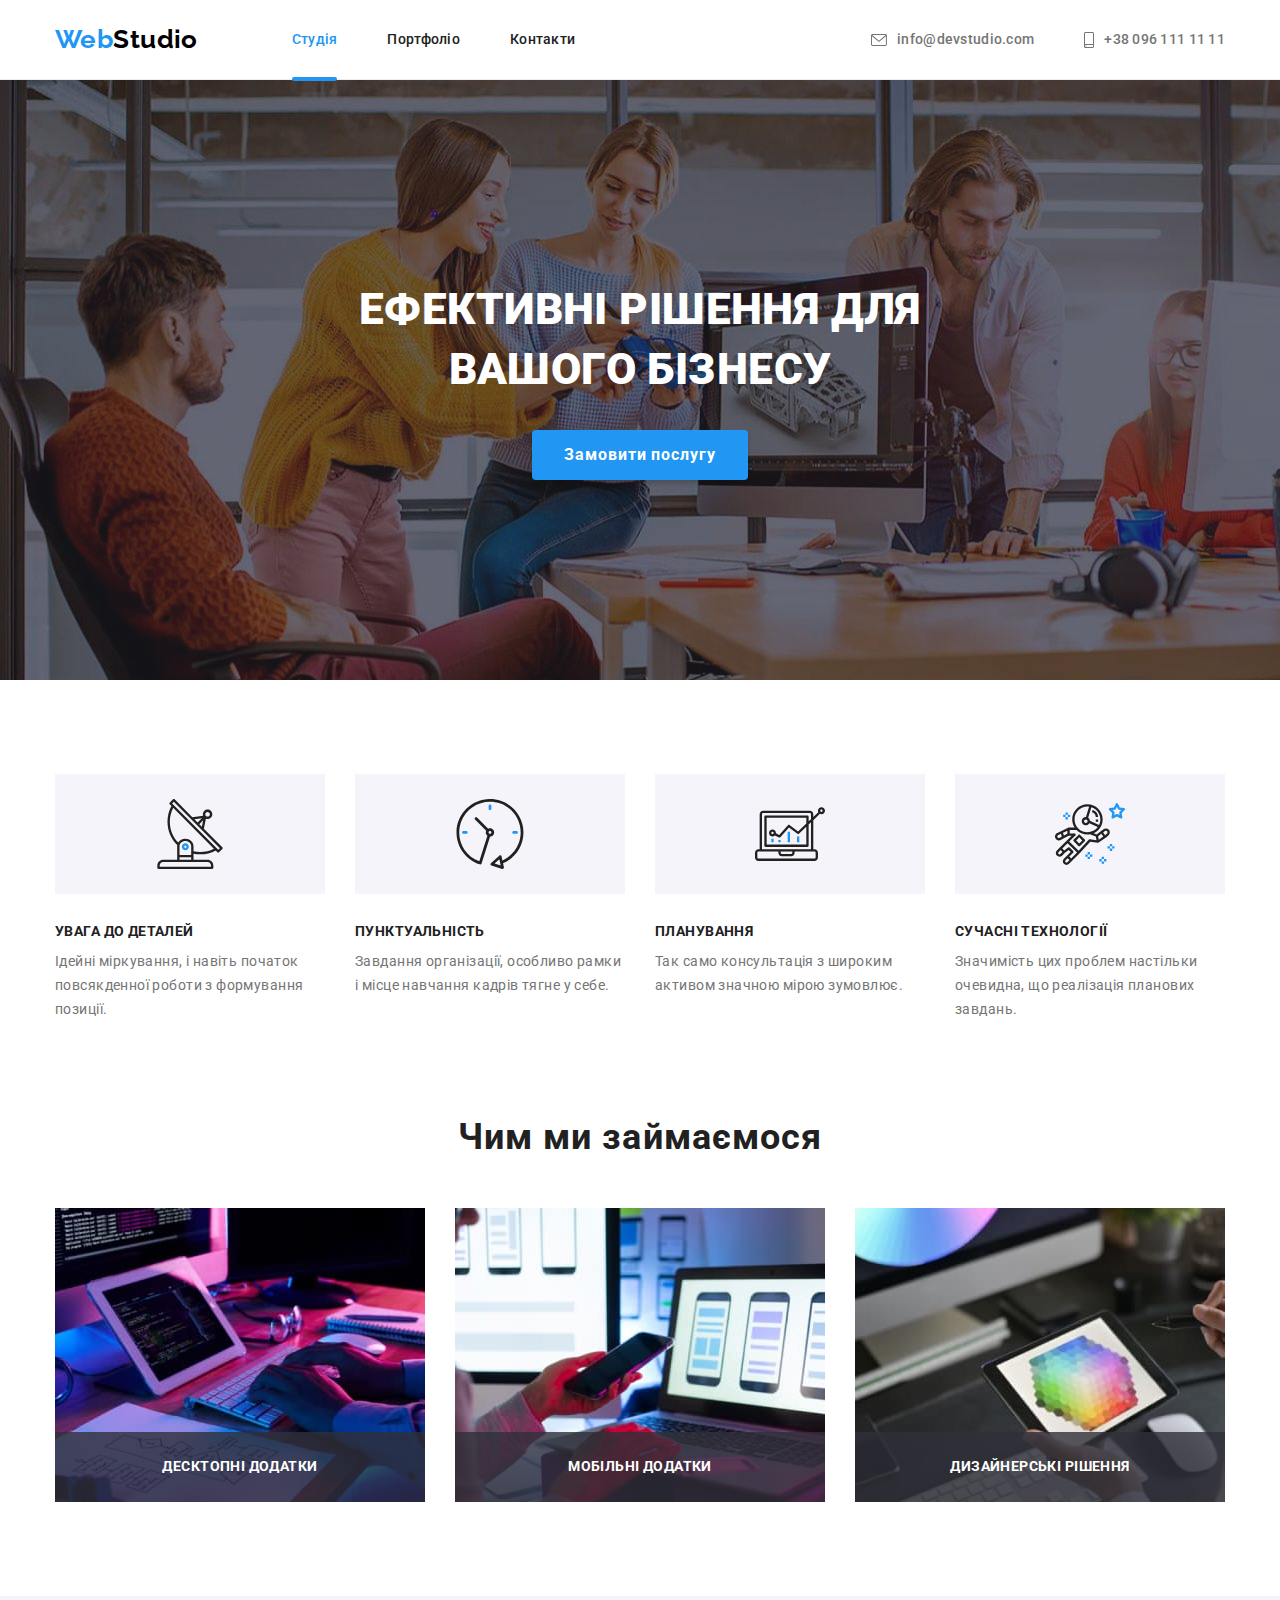
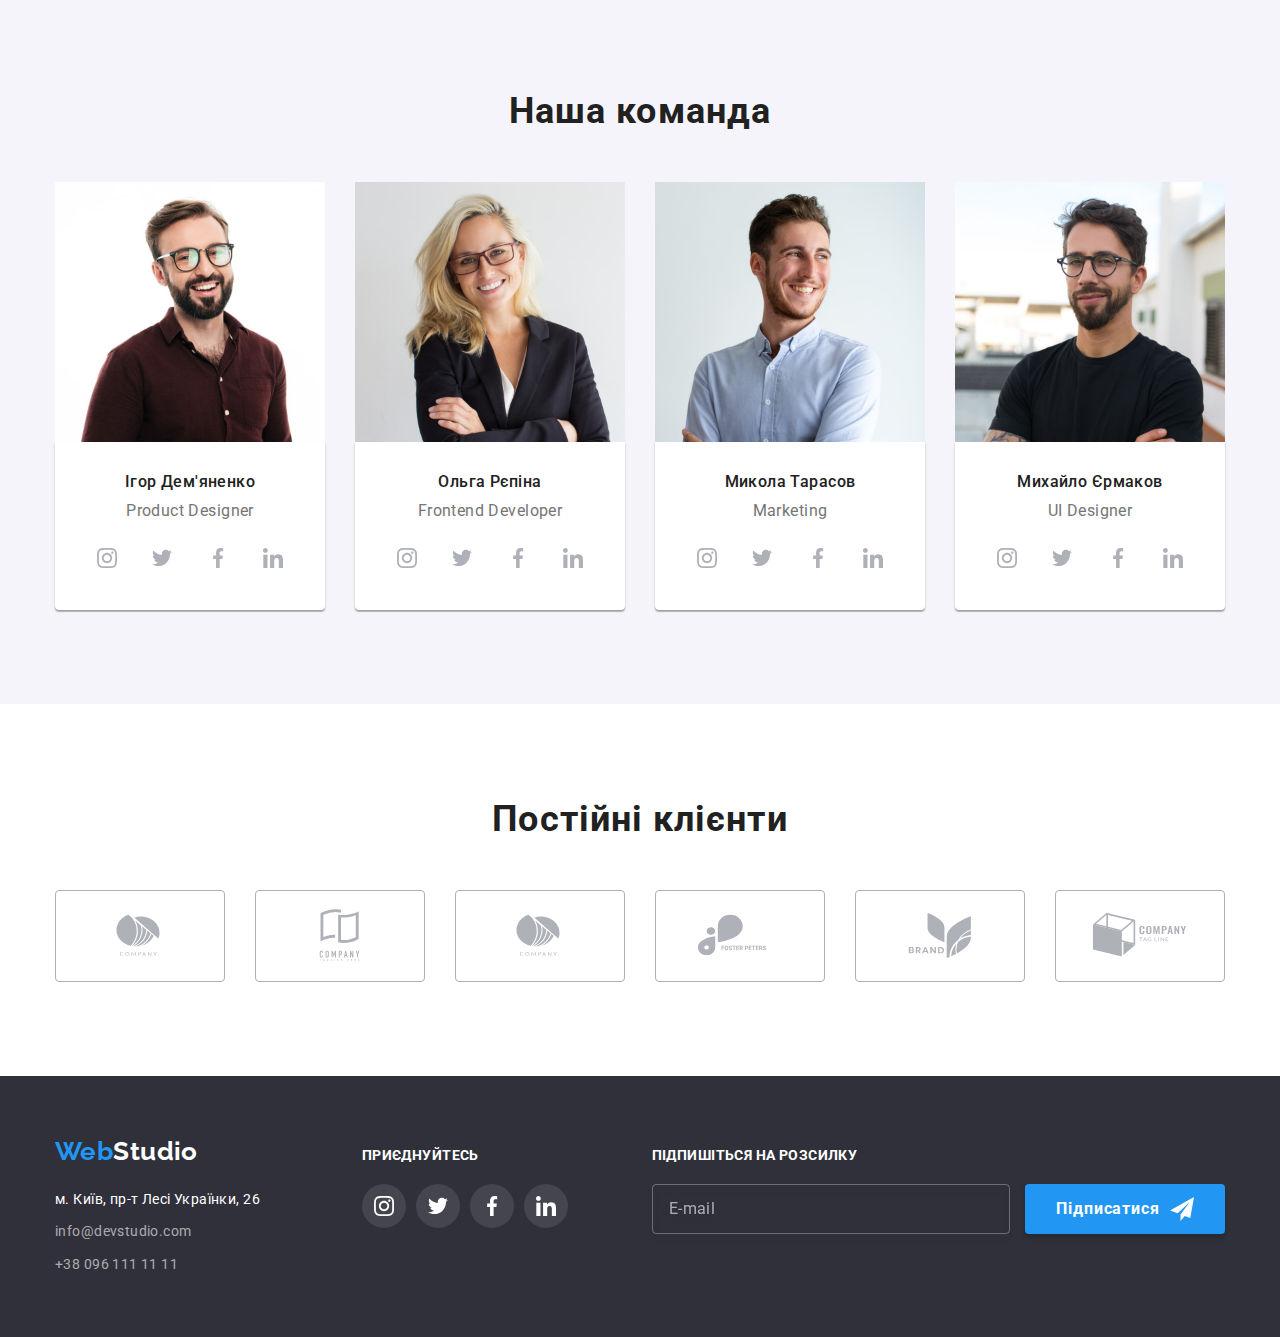
<file: index.html>
<!DOCTYPE html>
<html lang="uk">
<head>
    <meta charset="UTF-8">
    <meta http-equiv="X-UA-Compatible" content="IE=edge">
    <meta name="viewport" content="width=device-width, initial-scale=1.0">
    <title>WebStudio</title>
    <link rel="stylesheet" href="https://cdnjs.cloudflare.com/ajax/libs/modern-normalize/1.1.0/modern-normalize.min.css">
    <link rel="preconnect" href="https://fonts.googleapis.com">
    <link rel="preconnect" href="https://fonts.gstatic.com" crossorigin>
    <link href="https://fonts.googleapis.com/css2?family=Raleway:wght@700&family=Roboto:wght@400;500;700;900&display=swap" rel="stylesheet">
    <link rel="stylesheet" href="./css/main.min.css">
</head>
<body>

<header class="header">
    <div class="container header__container">
        <nav class="header-nav">
            <a class="logo" href="./index.html" lang="en">
                <span class="logo__accent">Web</span><span class="logo__text">Studio</span>
            </a>
            <ul class="site-nav">
                <li class="site-nav__item">
                <a class="site-nav__link current" href="./index.html">Студія</a>
                </li>
                <li class="site-nav__item">
                <a class="site-nav__link" href="./portfolio.html">Портфоліо</a>
                </li>
                <li class="site-nav__item">
                <a class="site-nav__link" href="#">Контакти</a>
                </li>
            </ul>
        </nav>
        <ul class="contacts">
            <li class="contacts__item">
                <a class="contacts__link" href="mailto:info@devstudio.com">
                    <svg class="contacts__icon" width="16" height="12">
                        <use href="./images/icons.svg#icon-email"></use>
                    </svg>
                    info@devstudio.com
                </a>
            </li>
            <li class="contacts__item">
                <a class="contacts__link" href="tel:+380961111111">
                    <svg class="contacts__icon" width="10" height="16">
                        <use href="./images/icons.svg#icon-phone"></use>
                    </svg>
                    +38 096 111 11 11
                </a>
            </li>
        </ul>
    </div>
</header>

<main>

    <section class="hero">
        <div class="container">
            <h1 class="hero__main">Ефективні рішення для вашого бізнесу</h1>
            <button class="button hero__button" type="button" data-modal-open>Замовити послугу</button>
        </div>
    </section>

    <section class="characteristic">
        <div class="container">
            <h2 class="visually-hidden">Особливості</h2>
            <ul class="characteristic__list">
                <li class="characteristic__item">
                   <div class="characteristic__container">
                    <div class="characteristic__icon-container">
                        <svg class="characteristic__icon" width="70" height="70">
                            <use href="./images/icons.svg#icon-antenna"></use>
                        </svg>
                    </div>
                       <h3 class="characteristic__title">Увага до деталей</h3>
                       <p class="characteristic__point">Ідейні міркування, і навіть початок повсякденної роботи з формування позиції.</p>
                   </div>
                </li>
                <li class="characteristic__item">
                    <div class="characteristic__container">
                        <div class="characteristic__icon-container">
                            <svg class="characteristic__icon" width="70" height="70">
                                <use href="./images/icons.svg#icon-clock"></use>
                            </svg>  
                        </div>
                        <h3 class="characteristic__title">Пунктуальність</h3>
                        <p class="characteristic__point">Завдання організації, особливо рамки і місце навчання кадрів тягне у себе.</p>
                    </div>
                </li>
                <li class="characteristic__item">
                    <div class="characteristic__container">
                        <div class="characteristic__icon-container">
                            <svg class="characteristic-icon icon" width="70" height="70">
                                <use href="./images/icons.svg#icon-diagram"></use>
                            </svg> 
                        </div>
                        <h3 class="characteristic__title">Планування</h3>
                        <p class="characteristic__point">Так само консультація з широким активом значною мірою зумовлює.</p>
                    </div>
                </li>
                 <li class="characteristic__item">
                    <div class="characteristic__container">
                        <div class="characteristic__icon-container">
                            <svg class="characteristic__icon" width="70" height="70">
                                <use href="./images/icons.svg#icon-astronaut"></use>
                            </svg> 
                        </div>
                        <h3 class="characteristic__title">Сучасні технології</h3>
                        <p class="characteristic__point">Значимість цих проблем настільки очевидна, що реалізація планових завдань.</p>
                    </div>
                </li>
            </ul>
        </div>
    </section>

    <section class="activities">
        <div class="container">
            <h2 class="activities__title">Чим ми займаємося</h2>
            <ul class="activities__list">
                <li class="activities__item">
                    <img class="activities__img" src="./images/img1.jpg" alt="Десктопні додатки" width=370>
                    <div class="activities__container">
                        <p class="activities__text">Десктопні додатки</p>
                    </div>
                </li>
                <li class="activities__item">
                    <img class="activities__img" src="./images/img2.jpg" alt="Мобільні додатки" width=370>
                    <div class="activities__container">
                        <p class="activities__text">Мобільні додатки</p>
                    </div>
                </li>
                <li class="activities__item">
                    <img class="activities__img" src="./images/img3.jpg" alt="Дизайнерскі рішення" width=370>
                    <div class="activities__container">
                        <p class="activities__text">Дизайнерські рішення</p>
                    </div>
                </li>
            </ul>
        </div>
    </section>

    <section class="team">
        <div class="container">
            <h2 class="team__title">Наша команда</h2>
            <ul class="team__list">
                <li class="team__item">
                        <div class="people-card">
                            <img class="people-card__img" src="./images/img4.jpg" alt="Игорь Демьяненко" width=270>
                            <div class="people-card__info">
                                <h3 class="people-card__title">Ігор Дем'яненко</h3>
                                <p class="people-card__text" lang="en">Product Designer</p>
                                <ul class="social-networks people-card__social-networks">
                                    <li class="social-networks__item">
                                        <a class="social-network__link" href="#instagram">
                                            <svg class="social-network__icon people-card__icon " width="20" height="20">
                                                <use href="./images/icons.svg#icon-instagram"></use>
                                            </svg>
                                        </a>
                                    </li>
                                    <li class="social-networks__item">
                                        <a class="social-network__link" href="#twitter">
                                            <svg class="social-network__icon people-card__icon " width="20" height="20">
                                                <use href="./images/icons.svg#icon-twitter"></use>
                                            </svg>
                                        </a>
                                    </li>
                                    <li class="social-networks__item">
                                        <a class="social-network__link" href="#facebook">
                                            <svg class="social-network__icon people-card__icon " width="20" height="20">
                                                <use href="./images/icons.svg#icon-facebook"></use>
                                            </svg>
                                        </a>
                                    </li>
                                    <li class="social-networks__item">
                                        <a class="social-network__link" href="#linkedin">
                                            <svg class="social-network__icon people-card__icon " width="20" height="20">
                                                <use href="./images/icons.svg#icon-linkedin"></use>
                                            </svg>
                                        </a>
                                    </li>
                                </ul>
                            </div>
                        </div>
                </li>
                <li class="team__item">
                    <div class="people-card">
                        <img class="people-card__img" src="./images/img5.jpg" alt="Ольга Репина" width=270>
                        <div class="people-card__info">
                            <h3 class="people-card__title">Ольга Рєпіна</h3>
                            <p class="people-card__text" lang="en">Frontend Developer</p>
                            <ul class="social-networks people-card__social-networks">
                                <li class="social-networks__item">
                                    <a class="social-network__link" href="#instagram">
                                        <svg class="social-network__icon people-card__icon " width="20" height="20">
                                            <use href="./images/icons.svg#icon-instagram"></use>
                                        </svg>
                                    </a>
                                </li>
                                <li class="social-networks__item">
                                    <a class="social-network__link" href="#twitter">
                                        <svg class="social-network__icon people-card__icon " width="20" height="20">
                                            <use href="./images/icons.svg#icon-twitter"></use>
                                        </svg>
                                    </a>
                                </li>
                                <li class="social-networks__item">
                                    <a class="social-network__link" href="#facebook">
                                        <svg class="social-network__icon people-card__icon " width="20" height="20">
                                            <use href="./images/icons.svg#icon-facebook"></use>
                                        </svg>
                                    </a>
                                </li>
                                <li class="social-networks__item">
                                    <a class="social-network__link" href="#linkedin">
                                        <svg class="social-network__icon people-card__icon " width="20" height="20">
                                            <use href="./images/icons.svg#icon-linkedin"></use>
                                        </svg>
                                    </a>
                                </li>
                            </ul>
                        </div>
                    </div>
                </li>
                <li class="team__item">
                   <div class="people-card">
                        <img class="people-card__img" src="./images/img6.jpg" alt="Николай Тарасов" width=270>
                        <div class="people-card__info">
                            <h3 class="people-card__title">Микола Тарасов</h3>
                            <p class="people-card__text" lang="en">Marketing</p>
                            <ul class="social-networks people-card__social-networks">
                                <li class="social-networks__item">
                                    <a class="social-network__link" href="#instagram">
                                        <svg class="social-network__icon people-card__icon " width="20" height="20">
                                            <use href="./images/icons.svg#icon-instagram"></use>
                                        </svg>
                                    </a>
                                </li>
                                <li class="social-networks__item">
                                    <a class="social-network__link" href="#twitter">
                                        <svg class="social-network__icon people-card__icon " width="20" height="20">
                                            <use href="./images/icons.svg#icon-twitter"></use>
                                        </svg>
                                    </a>
                                </li>
                                <li class="social-networks__item">
                                    <a class="social-network__link" href="#facebook">
                                        <svg class="social-network__icon people-card__icon " width="20" height="20">
                                            <use href="./images/icons.svg#icon-facebook"></use>
                                        </svg>
                                    </a>
                                </li>
                                <li class="social-networks__item">
                                    <a class="social-network__link" href="#linkedin">
                                        <svg class="social-network__icon people-card__icon " width="20" height="20">
                                            <use href="./images/icons.svg#icon-linkedin"></use>
                                        </svg>
                                    </a>
                                </li>
                            </ul>
                        </div>
                   </div>
                </li>
                <li class="team__item">
                    <div class="people-card">
                        <img class="people-card__img" src="./images/img7.jpg" alt="Михаил Ермаков" width=270>
                        <div class="people-card__info">
                            <h3 class="people-card__title">Михайло Єрмаков</h3>
                            <p class="people-card__text" lang="en">UI Designer</p>
                            <ul class="social-networks people-card__social-networks">
                                <li class="social-networks__item">
                                    <a class="social-network__link" href="#instagram">
                                        <svg class="social-network__icon people-card__icon " width="20" height="20">
                                            <use href="./images/icons.svg#icon-instagram"></use>
                                        </svg>
                                    </a>
                                </li>
                                <li class="social-networks__item">
                                    <a class="social-network__link" href="#twitter">
                                        <svg class="social-network__icon people-card__icon" width="20" height="20">
                                            <use href="./images/icons.svg#icon-twitter"></use>
                                        </svg>
                                    </a>
                                </li>
                                <li class="social-networks__item">
                                    <a class="social-network__link" href="#facebook">
                                        <svg class="social-network__icon people-card__icon " width="20" height="20">
                                            <use href="./images/icons.svg#icon-facebook"></use>
                                        </svg>
                                    </a>
                                </li>
                                <li class="social-networks__item">
                                    <a class="social-network__link" href="#linkedin">
                                        <svg class="social-network__icon people-card__icon " width="20" height="20">
                                            <use href="./images/icons.svg#icon-linkedin"></use>
                                        </svg>
                                    </a>
                                </li>
                            </ul>
                        </div>
                    </div>
                </li>
            </ul>
        </div>
        
    </section>

    <section class="clients">
        <div class="container">
            <h2 class="clients__title">Постійні клієнти</h2>
            <ul class="clients__list">
                <li class="clients__item">
                    <a class="clients__link" href="#">
                        <svg class="clients__icon" width="106" height="60">
                            <use href="./images/icons.svg#icon-logocompany"></use>
                        </svg>
                    </a>
                </li>
                <li class="clients__item">
                    <a class="clients__link" href="#">
                        <svg class="clients__icon" width="106" height="60">
                            <use href="./images/icons.svg#icon-logotagline"></use>
                        </svg>
                    </a>
                </li>
                <li class="clients__item">
                    <a class="clients__link" href="#">
                        <svg class="clients__icon" width="106" height="60">
                            <use href="./images/icons.svg#icon-logocompany"></use>
                        </svg>
                    </a>
                </li>
                <li class="clients__item">
                    <a class="clients__link" href="#">
                        <svg class="clients__icon" width="106" height="60">
                            <use href="./images/icons.svg#icon-logofoster"></use>
                        </svg>
                    </a>
                </li>
                <li class="clients__item">
                    <a class="clients__link" href="#">
                        <svg class="clients__icon" width="106" height="60">
                            <use href="./images/icons.svg#icon-logobrand"></use>
                        </svg>
                    </a>
                </li>
                <li class="clients__item">
                    <a class="clients__link" href="#">
                        <svg class="clients__icon" width="106" height="60">
                            <use href="./images/icons.svg#icon-logotagcom"></use>
                        </svg>
                    </a>
                </li>
            </ul>
        </div>
    </section>

</main>

<footer class="footer">
    <div class="container footer__container">

        <div class="footer__nav">
            <a href="./index.html" class="logo footer__logo " lang="en">
                <span class="logo__accent">Web</span><span class="logo__text logo__text--light">Studio</span>
            </a>

            <address>
                <ul class="address-list">
                    <li class="address-list__item">
                        <a class="address-list__link-fact" href="https://goo.gl/maps/kG6ZxLyjDZMwMeht5" target="_blank"
                            rel="noreferrer noopener">м. Київ, пр-т Лесі Українки, 26</a>
                    </li>
                    <li class="address-list__item">
                        <a class="address-list__link-mail" href="mailto:info@devstudio.com">info@devstudio.com</a>
                    </li>
                    <li class="address-list__item">
                        <a class="address-list__link-tel" href="tel:+380961111111">+38 096 111 11 11</a>
                    </li>
                </ul>
            </address>
        </div>

        <div class="footer__social-networks">
            <p class="footer__title">Приєднуйтесь</p>
            <ul class="social-networks">
                <li class="social-networks__item">
                    <a class="social-network__link social-network__link--accent" href="#instagram">
                        <svg class="social-network__icon" width="20" height="20">
                            <use href="./images/icons.svg#icon-instagram"></use>
                        </svg>
                    </a>
                </li>
                <li class="social-networks__item">
                    <a class="social-network__link social-network__link--accent" href="#twitter">
                        <svg class="social-network__icon" width="20" height="20">
                            <use href="./images/icons.svg#icon-twitter"></use>
                        </svg>
                    </a>
                </li>
                <li class="social-networks__item">
                    <a class="social-network__link social-network__link--accent" href="#facebook">
                        <svg class="social-network__icon" width="20" height="20">
                            <use href="./images/icons.svg#icon-facebook"></use>
                        </svg>
                    </a>
                </li>
                <li class="social-networks__item">
                    <a class="social-network__link social-network__link--accent" href="#linkedin">
                        <svg class="social-network__icon" width="20" height="20">
                            <use href="./images/icons.svg#icon-linkedin"></use>
                        </svg>
                    </a>
                </li>
            </ul>
        </div>

        <form action="submit-form">
            <p class="submit-form__title footer__title">Підпишіться на розсилку</p>
            <div class="submit-form__container">
                <label>
                    <input class="submit-form__input" type="email" name="email" placeholder="E-mail" />
                </label>
                <button class="button submit-form__button" type="submit">
                    Підписатися
                    <svg class="submit-form__icon" width="24" height="24">
                        <use href="./images/icons.svg#icon-send"></use>
                    </svg>
                </button>
            </div>
        </form>
           
        
    </div>
</footer>


<div class="backdrop is-hidden" data-modal>
        <div class="modal">
            <button class="modal__button" type="button" data-modal-close>
                <svg class="modal__icon" width="18" height="18">
                    <use href="./images/icons.svg#close-icon"></use>
                </svg>
            </button>

            <form class="modal-form" name="modal-form">
                <p class="modal-form__title">Залиште свої дані, ми вам передзвонимо</p>
                
                <label class="modal-form__name" for="name-form">Ім'я</label>
                <div class="modal-form__container">
                    <input class="modal-form__input" id="name-form" type="text" name="name" minlength="2"/>
                    <svg class="modal-form__icon" width="18" height="18">
                        <use href="./images/icons.svg#icon-persone-name"></use>
                    </svg>
                </div>
                
                <label class="modal-form__name" for="tel-form">Телефон</label>
                <div class="modal-form__container">
                    <input class="modal-form__input" id="tel-form" type="tel" name="tel"/>
                    <svg class="modal-form__icon" width="18" height="18">
                        <use href="./images/icons.svg#icon-persone-phone"></use>
                    </svg>
                </div>

                <label class="modal-form__name" for="email-form">Пошта</label>
                <div class="modal-form__container">
                    <input class="modal-form__input" id="email-form" type="email" name="email"/>
                    <svg class="modal-form__icon" width="18" height="18">
                        <use href="./images/icons.svg#icon-persone-email"></use>
                    </svg>
                </div>

                <label class="modal-form__feedback-label">
                    <span class="modal-form__name">Коментар</span>
                    <textarea class="modal-form__feedback-input" name="feedback" rows="5" placeholder="Введіть текст"></textarea>
                </label>

                <div class="modal-form__checkbox-container">
                    <input class="modal-form__checkbox-input visually-hidden" type="checkbox" name="policy" required id="policy">
                    <label for="policy" class="modal-form__checkbox-label">Погоджуюся з розсилкою та приймаю&ensp;
                        <a class="policy-link" href="#">Умови договору</a></label>
                        <svg class="modal-form__icon modal-form__checkbox-icon" width="16" height="16">
                            <use href="./images/icons.svg#icon-check"></use>
                        </svg>
                </div>
            
                <button class=" button modal-form__button" type="submit">Відправити</button>

            </form>
        </div>
</div>





<script src="./js/modal.js"></script>
</body>
</html>
</file>
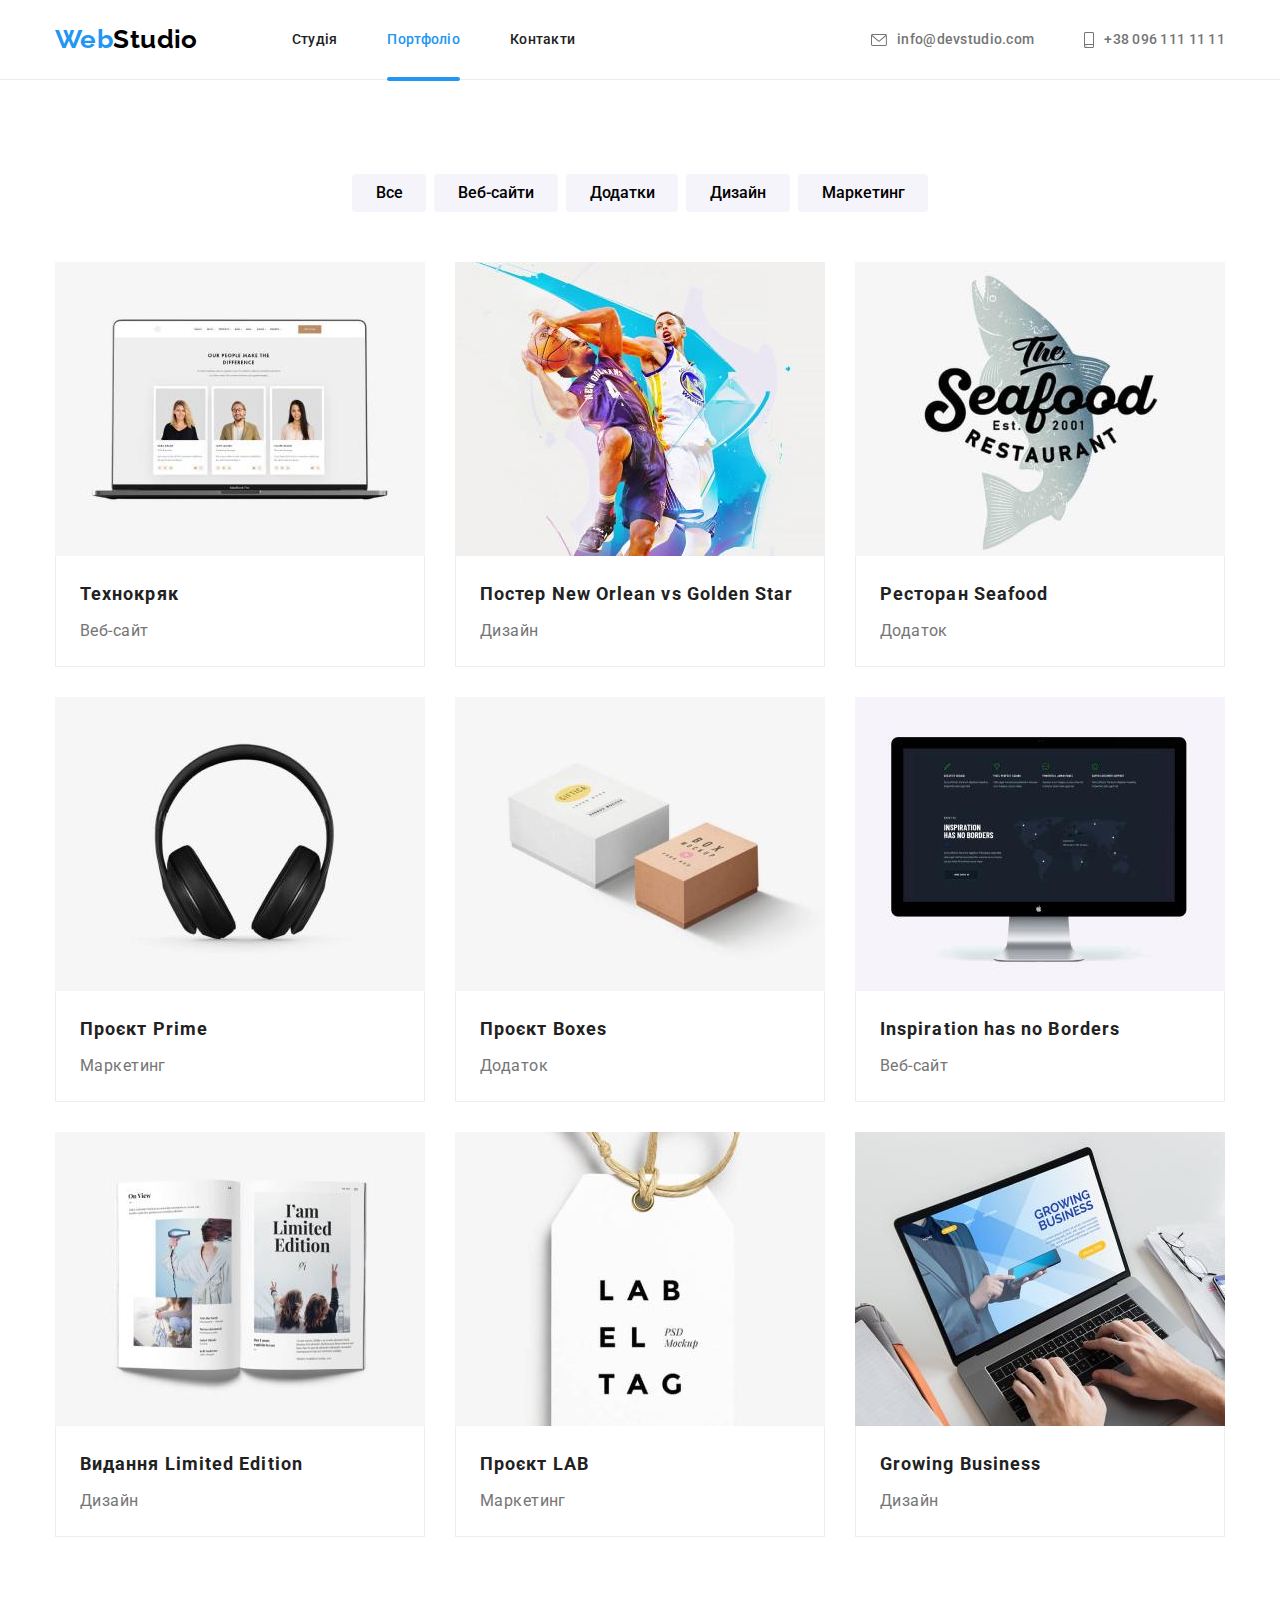
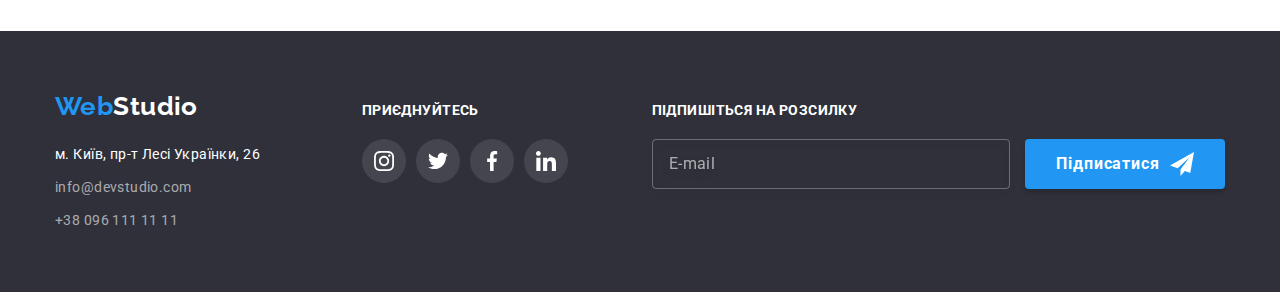
<file: portfolio.html>
<!DOCTYPE html>
<html lang="uk">
<head>
    <meta charset="UTF-8">
    <meta http-equiv="X-UA-Compatible" content="IE=edge">
    <meta name="viewport" content="width=device-width, initial-scale=1.0">
    <title>Portfolio</title>
    <link rel="stylesheet" href="https://cdnjs.cloudflare.com/ajax/libs/modern-normalize/1.1.0/modern-normalize.min.css">
    <link rel="preconnect" href="https://fonts.googleapis.com">
    <link rel="preconnect" href="https://fonts.gstatic.com" crossorigin>
    <link href="https://fonts.googleapis.com/css2?family=Raleway:wght@700&family=Roboto:wght@400;500;700;900&display=swap" rel="stylesheet">
    <link rel="stylesheet" href="./css/main.min.css">
</head>
<body>
<header class="header">
    <div class="container header__container">
        <nav class="header-nav">
            <a class="logo" href="./index.html" lang="en">
                <span class="logo__accent">Web</span><span class="logo__text">Studio</span>
            </a>
            <ul class="site-nav">
                <li class="site-nav__item">
                    <a class="site-nav__link" href="./index.html">Студія</a>
                </li>
                <li class="site-nav__item">
                    <a class="site-nav__link current" href="./portfolio.html">Портфоліо</a>
                </li>
                <li class="site-nav__item">
                    <a class="site-nav__link" href="#">Контакти</a>
                </li>
            </ul>
        </nav>
        <ul class="contacts">
            <li class="contacts__item">
                <a class="contacts__link" href="mailto:info@devstudio.com">
                    <svg class="contacts__icon" width="16" height="12">
                        <use href="./images/icons.svg#icon-email"></use>
                    </svg>
                    info@devstudio.com
                </a>
            </li>
            <li class="contacts__item">
                <a class="contacts__link" href="tel:+380961111111">
                    <svg class="contacts__icon" width="10" height="16">
                        <use href="./images/icons.svg#icon-phone"></use>
                    </svg>
                    +38 096 111 11 11
                </a>
            </li>
        </ul>
    </div>
</header>

<main>
<section class="portfolio">
    <div class="container">
        <h1 class="visually-hidden">Портфоліо</h1>

        <ul class="buttons-list">
            <li class="buttons-list__item">
                <button class="buttons-list__button buttons-list__button--btn-all" type="button">Все</button>
            </li>
            <li class="buttons-list__item">
                <button class="buttons-list__button buttons-list__button--btn-veb" type="button">Веб-сайти</button>
            </li>
            <li class="buttons-list__item">
                <button class="buttons-list__button buttons-list__button--btn-app" type="button">Додатки</button>
            </li>
            <li class="buttons-list__item">
                <button class="buttons-list__button buttons-list__button--btn-des" type="button">Дизайн</button>
            </li>
            <li class="buttons-list__item">
                <button class="buttons-list__button buttons-list__button--btn-mar" type="button">Маркетинг</button>
            </li>
        </ul>

        <ul class="example-list">
            <li class="example-list__item">
                <a class="product-card" href="#">
                    <div class="product-card__wrapper">
                        <img class="product-card__img" src="./images/img2.1.jpg" alt="Веб-сайт Технокряк " width="370">
                        <p class="product-card__text"> Ресурс пропонує комплексні пропозиції з різним рівнем функціоналу та сервісів. Все це дозволить відвідувачу отримати
                        вичерпні відомості про компанію чи приватну особу.</p>
                    </div>
                    <div class="product-card__container">
                        <h2 class="product-card__title">Технокряк</h2>
                        <p class="product-card__point">Веб-сайт</p>
                    </div>
                </a>
            </li>
            <li class="example-list__item">
                <a class="product-card" href="#">
                    <div class="product-card__wrapper">
                        <img class="product-card__img" src="./images/img2.2.jpg" alt="Дизайн постера" width="370">
                        <p class="product-card__text"> Ресурс пропонує комплексні пропозиції з різним рівнем функціоналу та сервісів. Все це дозволить відвідувачу отримати
                        вичерпні відомості про компанію чи приватну особу.</p>
                    </div>
                    <div class="product-card__container">
                        <h2 class="product-card__title">Постер<span lang="en"> New Orlean vs Golden Star</span></h2>
                        <p class="product-card__point">Дизайн</p>
                    </div>
                </a>
            </li>
            <li class="example-list__item">
                <a class="product-card" href="#">
                    <div class="product-card__wrapper">
                        <img class="product-card__img" src="./images/img2.3.jpg" alt="Додаток Seafood" width="370">
                        <p class="product-card__text"> Ресурс пропонує комплексні пропозиції з різним рівнем функціоналу та сервісів. Все це
                        дозволить відвідувачу отримати вичерпні відомості про компанію чи приватну особу.</p>
                    </div>
                    <div class="product-card__container">
                        <h2 class="product-card__title">Ресторан<span lang="en"> Seafood</h2>
                        <p class="product-card__point">Додаток</p>
                    </div>
                </a>
            </li>
            <li class="example-list__item">
                <a class="product-card" href="#">
                    <div class="product-card__wrapper">
                        <img class="product-card__img" src="./images/img2.4.jpg" alt="Маркетинг Проект Prime" width="370">
                        <p class="product-card__text"> Ресурс пропонує комплексні пропозиції з різним рівнем функціоналу та сервісів. Все це
                        дозволить відвідувачу отримати
                        вичерпні відомості про компанію чи приватну особу.</p>
                    </div>
                    <div class="product-card__container">
                        <h2 class="product-card__title">Проєкт <span lang="en">Prime</span></h2>
                        <p class="product-card__point">Маркетинг</p>
                    </div>
                </a>
            </li>
            <li class="example-list__item">
                <a class="product-card" href="#">
                    <div class="product-card__wrapper">
                        <img class="product-card__img" src="./images/img2.5.jpg" alt="Додаток Boxes" width="370">
                        <p class="product-card__text"> Ресурс пропонує комплексні пропозиції з різним рівнем функціоналу та сервісів. Все це
                        дозволить відвідувачу отримати
                        вичерпні відомості про компанію чи приватну особу.</p>
                    </div>
                    <div class="product-card__container">
                        <h2 class="product-card__title">Проєкт <span lang="en">Boxes</span></h2>
                        <p class="product-card__point">Додаток</p>
                    </div>
                </a>
            </li>
            <li class="example-list__item">
                <a class="product-card" href="#">
                    <div class="product-card__wrapper">
                        <img class="product-card__img" src="./images/img2.6.jpg" alt="Веб-сайт Inspiration has no Borders" width="370">
                        <p class="product-card__text"> Ресурс пропонує комплексні пропозиції з різним рівнем функціоналу та сервісів. Все це
                        дозволить відвідувачу отримати
                        вичерпні відомості про компанію чи приватну особу.</p>
                    </div>
                    <div class="product-card__container">
                        <h2 class="product-card__title" lang="en">Inspiration has no Borders</h2>
                        <p class="product-card__point">Веб-сайт</p>
                    </div>
                </a>
            </li>
            <li class="example-list__item">
                <a class="product-card" href="#">
                    <div class="product-card__wrapper">
                        <img class="product-card__img" src="./images/img2.7.jpg" alt="Дизайн видання Limited Edition" width="370">
                        <p class="product-card__text"> Ресурс пропонує комплексні пропозиції з різним рівнем функціоналу та сервісів. Все це
                        дозволить відвідувачу отримати
                        вичерпні відомості про компанію чи приватну особу.</p>
                    </div>
                   <div class="product-card__container">
                    <h2 class="product-card__title">Видання<span lang="en"> Limited Edition</span></h2>
                    <p class="product-card__point">Дизайн</p>
                   </div>
                </a>
            </li>
            <li class="example-list__item">
                <a class="product-card" href="#">
                    <div class="product-card__wrapper">
                        <img class="product-card__img" src="./images/img2.8.jpg" alt="Маркетинг проєкта LAB" width="370">
                        <p class="product-card__text"> Ресурс пропонує комплексні пропозиції з різним рівнем функціоналу та сервісів. Все це
                        дозволить відвідувачу отримати
                        вичерпні відомості про компанію чи приватну особу.</p>
                    </div>
                    <div class="product-card__container">
                        <h2 class="product-card__title">Проєкт<span lang="en"> LAB</span></h2>
                        <p class="product-card__point">Маркетинг</p>
                    </div>
                </a>
            </li>
            <li class="example-list__item">
                <a class="product-card" href="#">
                    <div class="product-card__wrapper">
                        <img class="product-card__img" src="./images/img2.9.jpg" alt="Growing Business додаток" width="370">
                        <p class="product-card__text"> Ресурс пропонує комплексні пропозиції з різним рівнем функціоналу та сервісів. Все це
                        дозволить відвідувачу отримати
                        вичерпні відомості про компанію чи приватну особу.</p>
                    </div>
                    <div class="product-card__container">
                        <h2 class="product-card__title" lang="en">Growing Business</h2>
                        <p class="product-card__point">Дизайн</p>
                    </div>
                </a>
            </li>
        </ul>
    </div>
</section>
</main>   

<footer class="footer">
    <div class="container footer__container">

        <div class="footer__nav">
            <a href="./index.html" class="logo footer__logo " lang="en">
                <span class="logo__accent">Web</span><span class="logo__text logo__text--light">Studio</span>
            </a>

            <address>
                <ul class="address-list">
                    <li class="address-list__item">
                        <a class="address-list__link-fact" href="https://goo.gl/maps/kG6ZxLyjDZMwMeht5" target="_blank"
                            rel="noreferrer noopener">м. Київ, пр-т Лесі Українки, 26</a>
                    </li>
                    <li class="address-list__item">
                        <a class="address-list__link-mail" href="mailto:info@devstudio.com">info@devstudio.com</a>
                    </li>
                    <li class="address-list__item">
                        <a class="address-list__link-tel" href="tel:+380961111111">+38 096 111 11 11</a>
                    </li>
                </ul>
            </address>
        </div>

        <div class="footer__social-networks">
            <p class="footer__title">Приєднуйтесь</p>
            <ul class="social-networks">
                <li class="social-networks__item">
                    <a class="social-network__link social-network__link--accent" href="#instagram">
                        <svg class="social-network__icon" width="20" height="20">
                            <use href="./images/icons.svg#icon-instagram"></use>
                        </svg>
                    </a>
                </li>
                <li class="social-networks__item">
                    <a class="social-network__link social-network__link--accent" href="#twitter">
                        <svg class="social-network__icon" width="20" height="20">
                            <use href="./images/icons.svg#icon-twitter"></use>
                        </svg>
                    </a>
                </li>
                <li class="social-networks__item">
                    <a class="social-network__link social-network__link--accent" href="#facebook">
                        <svg class="social-network__icon" width="20" height="20">
                            <use href="./images/icons.svg#icon-facebook"></use>
                        </svg>
                    </a>
                </li>
                <li class="social-networks__item">
                    <a class="social-network__link social-network__link--accent" href="#linkedin">
                        <svg class="social-network__icon" width="20" height="20">
                            <use href="./images/icons.svg#icon-linkedin"></use>
                        </svg>
                    </a>
                </li>
            </ul>
        </div>

        <form action="submit-form">
            <p class="submit-form__title footer__title">Підпишіться на розсилку</p>
            <div class="submit-form__container">
                <label>
                    <input class="submit-form__input" type="email" name="email" placeholder="E-mail" />
                </label>
                <button class="button submit-form__button" type="submit">
                    Підписатися
                    <svg class="submit-form__icon" width="24" height="24">
                        <use href="./images/icons.svg#icon-send"></use>
                    </svg>
                </button>
            </div>
        </form>


    </div>
</footer>

</body>
</html>
</file>
<file: css/main.min.css>
:root{--primary-text-color: #757575;--title-text-color: #212121;--logo-color: #000000;--accent-color: #2196F3;--secondary-accent-color: #ffffff;--hover-button-color: #188CE8;--primary-background-color: #E5E5E5;--accent-background-color: #C4C4C4;--footer-background-color: #2F303A;--accent-section-color: #F5F4FA;--text-footer-color: rgba(255, 255, 255, 0.6);--border-bottom-color: #ECECEC;--border-div-color: #EEEEEE;--icon-color: #AFB1B8;--primary-text-family: Roboto, sans-serif;--accent-text-family: Raleway, sans-serif;--primary-timing-function: cubic-bezier(0.4, 0, 0.2, 1)}.visually-hidden{position:absolute;width:1px;height:1px;margin:-1px;padding:0;overflow:hidden;border:0;clip:rect(0 0 0 0)}.characteristic__title,.activities__title,.team__title,.people-card__title,.clients__title,.footer__title,.product-card__title{margin-top:0;margin-bottom:0;color:var(--title-text-color);font-weight:700}.clients__link,.activities__container,.characteristic__icon-container,.contacts__link,.modal-form__checkbox-label,.modal__button,.social-network__link{display:-webkit-box;display:-ms-flexbox;display:flex;-webkit-box-pack:center;-ms-flex-pack:center;justify-content:center;-webkit-box-align:center;-ms-flex-align:center;align-items:center}body{font-family:var(--primary-text-family);font-size:14px;letter-spacing:.03em;color:var(--primary-text-color)}section{padding-top:94px;padding-bottom:94px}ul{list-style:none;margin-top:0;margin-bottom:0;padding-left:0}a{text-decoration:none}img{display:block;max-width:100%;height:auto}.activities__list,.team__list,.clients__list{display:-webkit-box;display:-ms-flexbox;display:flex;-ms-flex-wrap:wrap;flex-wrap:wrap}.container{width:1200px;margin:0 auto;padding-left:15px;padding-right:15px}.activities__title,.team__title,.clients__title{font-size:36px;line-height:1.17;letter-spacing:.03em;text-align:center;margin-bottom:50px}.characteristic__title,.activities__text,.footer__title{font-size:14px;line-height:1.14;text-transform:uppercase;margin-bottom:10px}.button{color:var(--secondary-accent-color);font-family:var(--primary-text-family);font-style:normal;font-weight:700;font-size:16px;line-height:1.88;letter-spacing:.06em;background-color:var(--accent-color);border-radius:4px;border:0;-webkit-box-shadow:0px 4px 4px rgba(0,0,0,.15);box-shadow:0px 4px 4px rgba(0,0,0,.15);cursor:pointer;-webkit-transition:background-color 250ms var(--primary-timing-function),-webkit-box-shadow 250ms var(--primary-timing-function);transition:background-color 250ms var(--primary-timing-function),-webkit-box-shadow 250ms var(--primary-timing-function);transition:background-color 250ms var(--primary-timing-function),box-shadow 250ms var(--primary-timing-function);transition:background-color 250ms var(--primary-timing-function),box-shadow 250ms var(--primary-timing-function),-webkit-box-shadow 250ms var(--primary-timing-function)}.button:hover,.button:focus{background-color:var(--hover-button-color);-webkit-box-shadow:0px 4px 4px rgba(0,0,0,.15);box-shadow:0px 4px 4px rgba(0,0,0,.15)}.social-networks{display:-webkit-box;display:-ms-flexbox;display:flex;-webkit-box-pack:justify;-ms-flex-pack:justify;justify-content:space-between}.social-network__link{width:44px;height:44px;border-radius:50%;-webkit-transition:background-color 250ms var(--primary-timing-function);transition:background-color 250ms var(--primary-timing-function)}.social-network__link:hover,.social-network__link:focus{background-color:var(--accent-color)}.social-network__link--accent{background-color:rgba(255,255,255,.1)}.social-network__icon{fill:var(--secondary-accent-color)}.social-network__link:hover .social-network__icon,.social-network__link:focus .social-network__icon{fill:var(--secondary-accent-color)}.logo{margin-right:94px;font-family:var(--accent-text-family);font-weight:700;font-size:26px;line-height:1.2}.logo__accent{color:var(--accent-color)}.logo__text{color:var(--logo-color)}.logo__text--light{color:var(--secondary-accent-color)}.backdrop{position:fixed;top:0;left:0;width:100vw;height:100vh;background-color:rgba(0,0,0,.2);-webkit-transition:opacity 500ms var(--primary-timing-function),visibility 500ms var(--primary-timing-function);transition:opacity 500ms var(--primary-timing-function),visibility 500ms var(--primary-timing-function)}.backdrop.is-hidden{opacity:0;pointer-events:none;visibility:0}.modal{position:absolute;top:50%;left:50%;-webkit-transform:translate(-50%, -50%);transform:translate(-50%, -50%);width:528px;height:581px;padding:40px;background-color:var(--secondary-accent-color);-webkit-box-shadow:0px 1px 3px rgba(0,0,0,.12),0px 1px 1px rgba(0,0,0,.14),0px 2px 1px rgba(0,0,0,.2);box-shadow:0px 1px 3px rgba(0,0,0,.12),0px 1px 1px rgba(0,0,0,.14),0px 2px 1px rgba(0,0,0,.2);border-radius:4px}.modal__button{position:absolute;top:8px;right:8px;width:30px;height:30px;padding:0;border-radius:50%;border:1px solid rgba(0,0,0,.1);background-color:var(--secondary-accent-color);cursor:pointer;-webkit-transition:fill 250ms var(--primary-timing-function);transition:fill 250ms var(--primary-timing-function)}.modal__button:hover,.modal__button:focus{fill:var(--accent-color)}.modal-form{display:block;width:100%;height:auto}.modal-form__title{margin-top:0;margin-bottom:12px;font-weight:700;font-size:20px;line-height:23px;color:var(--title-text-color);text-align:center}.modal-form__container{position:relative;margin-bottom:10px}.modal-form__name{display:inline-block;margin-bottom:4px;font-size:12px;line-height:1.17;letter-spacing:.01em;color:var(--primary-text-color)}.modal-form__input{width:100%;padding-left:42px;height:40px;border:1px solid rgba(33,33,33,.2);border-radius:4px;font:inherit}.modal-form__input:focus-within{border-color:var(--accent-color);outline:none}.modal-form__feedback-label{display:block;margin-bottom:20px}.modal-form__feedback-input{width:448px;height:120px;padding:12px 16px;resize:none;border:1px solid rgba(33,33,33,.2);border-radius:4px;font:inherit}.modal-form__feedback-input::-webkit-input-placeholder{font-size:12px;line-height:1.17;letter-spacing:.01em;color:rgba(117,117,117,.5)}.modal-form__feedback-input::-moz-placeholder{font-size:12px;line-height:1.17;letter-spacing:.01em;color:rgba(117,117,117,.5)}.modal-form__feedback-input:-ms-input-placeholder{font-size:12px;line-height:1.17;letter-spacing:.01em;color:rgba(117,117,117,.5)}.modal-form__feedback-input::-ms-input-placeholder{font-size:12px;line-height:1.17;letter-spacing:.01em;color:rgba(117,117,117,.5)}.modal-form__feedback-input::placeholder{font-size:12px;line-height:1.17;letter-spacing:.01em;color:rgba(117,117,117,.5)}.modal-form__feedback-input:focus-within{border-color:var(--accent-color);outline:none}.modal-form__icon{position:absolute;top:50%;left:12px;-webkit-transform:translateY(-50%);transform:translateY(-50%);-webkit-transition:fill 250ms var(--primary-timing-function);transition:fill 250ms var(--primary-timing-function)}.modal-form__input:focus~.modal-form__icon{fill:var(--accent-color)}.modal-form__checkbox-container{position:relative;margin-bottom:30px}.modal-form__checkbox-label{font-size:14px;line-height:1.71;letter-spacing:.03em}.modal-form__checkbox-label:before{display:inline-block;width:16px;height:16px;border:2px solid var(--title-text-color);cursor:pointer;content:"";margin-right:8px;border-radius:2px;-webkit-transition:outline 250ms var(--primary-timing-function);transition:outline 250ms var(--primary-timing-function)}.modal-form__checkbox-input:focus-within+.modal-form__checkbox-label:before{outline:1px solid var(--accent-color)}.modal-form__checkbox-input:checked+.modal-form__checkbox-label:before{outline:1px solid var(--accent-color);border:none}.modal-form__checkbox-icon{left:18px;opacity:0;pointer-events:none;visibility:0;-webkit-transition:opacity 250ms var(--primary-timing-function),visibility 250ms var(--primary-timing-function);transition:opacity 250ms var(--primary-timing-function),visibility 250ms var(--primary-timing-function)}.modal-form__checkbox-input:checked~.modal-form__checkbox-icon{opacity:1;outline:1px solid var(--accent-color)}.policy-link{color:var(--accent-color)}.modal-form__button{display:block;min-width:200px;padding:10px 52px;margin:0 auto;text-align:center}.submit-form{display:-webkit-box;display:-ms-flexbox;display:flex;-webkit-box-orient:vertical;-webkit-box-direction:normal;-ms-flex-direction:column;flex-direction:column}.submit-form__input{width:358px;height:50px;padding-left:16px;margin-right:12px;border:1px solid rgba(255,255,255,.3);-webkit-filter:drop-shadow(0px 4px 4px rgba(0, 0, 0, 0.15));filter:drop-shadow(0px 4px 4px rgba(0, 0, 0, 0.15));border-radius:4px;background-color:rgba(0,0,0,0)}.submit-form__input::-webkit-input-placeholder{font-weight:400;font-size:16px;line-height:1.25;letter-spacing:.03em;color:rgba(255,255,255,.6)}.submit-form__input::-moz-placeholder{font-weight:400;font-size:16px;line-height:1.25;letter-spacing:.03em;color:rgba(255,255,255,.6)}.submit-form__input:-ms-input-placeholder{font-weight:400;font-size:16px;line-height:1.25;letter-spacing:.03em;color:rgba(255,255,255,.6)}.submit-form__input::-ms-input-placeholder{font-weight:400;font-size:16px;line-height:1.25;letter-spacing:.03em;color:rgba(255,255,255,.6)}.submit-form__input::placeholder{font-weight:400;font-size:16px;line-height:1.25;letter-spacing:.03em;color:rgba(255,255,255,.6)}.submit-form__input:focus-within{color:var(--secondary-accent-color)}.submit-form__button{display:-webkit-inline-box;display:-ms-inline-flexbox;display:inline-flex;-webkit-box-pack:center;-ms-flex-pack:center;justify-content:center;-webkit-box-align:center;-ms-flex-align:center;align-items:center;min-width:200px;padding:10px 28px}.submit-form__icon{margin-left:10px;fill:var(--secondary-accent-color)}.header{padding-top:24px;padding-bottom:24px;border-bottom:1px solid var(--border-bottom-color)}.header__container{display:-webkit-box;display:-ms-flexbox;display:flex;-webkit-box-align:center;-ms-flex-align:center;align-items:center}.header-nav{display:-webkit-box;display:-ms-flexbox;display:flex;-webkit-box-align:center;-ms-flex-align:center;align-items:center;background:var(--secondary-accent-color)}.site-nav,.contacts{display:-webkit-box;display:-ms-flexbox;display:flex;-webkit-box-align:center;-ms-flex-align:center;align-items:center;font-weight:500;line-height:1.14;letter-spacing:.02em}.site-nav__item:not(:last-child){margin-right:50px}.site-nav__link{position:relative;display:block;padding-top:7px;padding-bottom:7px;color:var(--title-text-color);-webkit-transition:color 250ms var(--primary-timing-function);transition:color 250ms var(--primary-timing-function)}.site-nav__link.current,.site-nav__link:hover,.site-nav__link:focus{color:var(--accent-color)}.site-nav__link.current::after{position:absolute;top:52px;content:"";display:block;width:100%;height:4px;border-radius:2px;background-color:var(--accent-color)}.contacts{margin-left:auto}.contacts__item:not(:last-child){margin-right:50px}.contacts__link{color:inherit;padding-top:7px;padding-bottom:7px;-webkit-transition:color 250ms var(--primary-timing-function);transition:color 250ms var(--primary-timing-function)}.contacts__link:hover,.contacts__link:focus{color:var(--accent-color)}.contacts__icon{fill:var(--primary-text-color);margin-right:10px;-webkit-transition:fill 250ms var(--primary-timing-function);transition:fill 250ms var(--primary-timing-function)}.contacts__link:hover .contacts__icon{fill:var(--accent-color)}.hero{background-color:var(--accent-background-color);background-image:-webkit-gradient(linear, left top, right top, from(rgba(47, 48, 58, 0.4)), to(rgba(47, 48, 58, 0.4))),url(../images/hero.jpg);background-image:linear-gradient(to right, rgba(47, 48, 58, 0.4), rgba(47, 48, 58, 0.4)),url(../images/hero.jpg);background-size:cover;max-width:1600px;text-align:center;margin:0 auto;padding-top:200px;padding-bottom:200px}.hero__main{width:696px;font-weight:900;font-size:44px;line-height:1.36;text-align:center;color:var(--secondary-accent-color);text-transform:uppercase;margin-top:0;margin-left:auto;margin-right:auto;margin-bottom:30px}.hero__button{padding:10px 32px;min-width:216px}.characteristic{padding-bottom:0}.characteristic__list{display:-webkit-box;display:-ms-flexbox;display:flex;-webkit-box-pack:justify;-ms-flex-pack:justify;justify-content:space-between}.characteristic__item:not(:last-child){margin-right:30px}.characteristic__container{min-width:270px;min-height:248px}.characteristic__icon-container{width:270px;height:120px;background-color:var(--accent-section-color);margin-bottom:30px}.characteristic__point{line-height:1.71;margin-top:0;margin-bottom:0}.activities__list{-webkit-box-pack:justify;-ms-flex-pack:justify;justify-content:space-between}.activities__item{position:relative}.activities__text{margin:0;text-align:center;font-weight:700;color:var(--secondary-accent-color)}.activities__container{position:absolute;bottom:0;width:370px;height:70px;background-color:rgba(47,48,58,.8)}.team{background-color:var(--accent-section-color)}.team__list{margin-left:-30px;margin-top:-30px}.team__item{-ms-flex-preferred-size:calc((100% - 120px)/4);flex-basis:calc((100% - 120px)/4);margin-left:30px;margin-top:30px}.people-card__info{background-color:var(--secondary-accent-color);-webkit-box-shadow:0px 1px 3px rgba(0,0,0,.12),0px 1px 1px rgba(0,0,0,.14),0px 2px 1px rgba(0,0,0,.2);box-shadow:0px 1px 3px rgba(0,0,0,.12),0px 1px 1px rgba(0,0,0,.14),0px 2px 1px rgba(0,0,0,.2);border-radius:0px 0px 4px 4px;padding-top:30px;padding-bottom:30px}.people-card__title{font-weight:500;font-size:16px;line-height:1.19;text-align:center;margin-bottom:10px}.people-card__text{font-size:16px;line-height:1.19;text-align:center;margin-top:0;margin-bottom:16px}.people-card__social-networks{padding-left:30px;padding-right:30px}.people-card__icon{fill:var(--icon-color);-webkit-transition:fill 250ms var(--primary-timing-function);transition:fill 250ms var(--primary-timing-function)}.clients__list{-webkit-box-pack:justify;-ms-flex-pack:justify;justify-content:space-between}.clients__link{width:170px;height:92px;width:170px;height:92px;border:1px solid var(--icon-color);border-radius:4px;-webkit-transition:border 250ms var(--primary-timing-function);transition:border 250ms var(--primary-timing-function)}.clients__link:hover,.clients__link:focus{border:1px solid var(--accent-color)}.clients__icon{fill:var(--icon-color);-webkit-transition:fill 250ms var(--primary-timing-function);transition:fill 250ms var(--primary-timing-function)}.clients__link:hover .clients__icon,.clients__link:focus .clients__icon{fill:var(--accent-color)}.footer{background-color:var(--footer-background-color);padding-top:60px;padding-bottom:60px}.footer__container{display:-webkit-box;display:-ms-flexbox;display:flex;-webkit-box-align:baseline;-ms-flex-align:baseline;align-items:baseline}.footer__nav{margin-right:70px}.footer__logo{display:inline-block;margin-bottom:20px}.address-list{font-style:normal;line-height:1.71}.address-list__item:not(:last-child){margin-bottom:9px}.address-list__link-fact{color:var(--secondary-accent-color);text-decoration:none;font-style:normal}.address-list__link-mail{color:var(--text-footer-color);text-decoration:none;font-style:normal;-webkit-transition:color 250ms var(--primary-timing-function);transition:color 250ms var(--primary-timing-function)}.address-list__link-mail:hover,.address-list__link-mail:focus{color:var(--accent-color)}.address-list__link-tel{color:var(--text-footer-color);text-decoration:none;font-style:normal;-webkit-transition:color 250ms var(--primary-timing-function);transition:color 250ms var(--primary-timing-function)}.address-list__link-tel:hover,.address-list__link-tel:focus{color:var(--accent-color)}.footer__social-networks{min-width:206px;min-height:80px;margin-right:auto}.footer__title{margin-bottom:20px;color:var(--secondary-accent-color)}.buttons-list{display:-webkit-box;display:-ms-flexbox;display:flex;-webkit-box-pack:center;-ms-flex-pack:center;justify-content:center;margin-bottom:50px}.buttons-list__item:not(:last-child){margin-right:8px}.buttons-list__button{font-weight:500;font-size:16px;line-height:1.63;background-color:var(--accent-section-color);border-radius:4px;border:0;cursor:pointer;padding:6px 22px;-webkit-transition:background-color 250ms var(--primary-timing-function),color 250ms var(--primary-timing-function),-webkit-box-shadow 250ms var(--primary-timing-function);transition:background-color 250ms var(--primary-timing-function),color 250ms var(--primary-timing-function),-webkit-box-shadow 250ms var(--primary-timing-function);transition:background-color 250ms var(--primary-timing-function),color 250ms var(--primary-timing-function),box-shadow 250ms var(--primary-timing-function);transition:background-color 250ms var(--primary-timing-function),color 250ms var(--primary-timing-function),box-shadow 250ms var(--primary-timing-function),-webkit-box-shadow 250ms var(--primary-timing-function)}.buttons-list__button:hover,.buttons-list__button:focus{background-color:var(--accent-color);color:var(--secondary-accent-color);-webkit-box-shadow:0px 3px 1px rgba(0,0,0,.1),0px 1px 2px rgba(0,0,0,.08),0px 2px 2px rgba(0,0,0,.12);box-shadow:0px 3px 1px rgba(0,0,0,.1),0px 1px 2px rgba(0,0,0,.08),0px 2px 2px rgba(0,0,0,.12)}.buttons-list__button--btn-all{min-width:74px}.buttons-list__button--btn-veb{min-width:124px}.buttons-list__button--btn-app{min-width:112px}.buttons-list__button--btn-des{min-width:104px}.buttons-list__button--btn-mar{min-width:130px}.example-list{display:-webkit-box;display:-ms-flexbox;display:flex;-ms-flex-wrap:wrap;flex-wrap:wrap;margin-left:-30px;margin-top:-30px}.example-list__item{-ms-flex-preferred-size:calc((100% - 90px)/3);flex-basis:calc((100% - 90px)/3);margin-left:30px;margin-top:30px}.product-card{-webkit-transition:-webkit-box-shadow 250ms var(--primary-timing-function);transition:-webkit-box-shadow 250ms var(--primary-timing-function);transition:box-shadow 250ms var(--primary-timing-function);transition:box-shadow 250ms var(--primary-timing-function), -webkit-box-shadow 250ms var(--primary-timing-function)}.product-card:hover,.product-card:focus{display:block;-webkit-box-shadow:0px 1px 1px rgba(0,0,0,.12),0px 4px 4px rgba(0,0,0,.06),1px 4px 6px rgba(0,0,0,.16);box-shadow:0px 1px 1px rgba(0,0,0,.12),0px 4px 4px rgba(0,0,0,.06),1px 4px 6px rgba(0,0,0,.16)}.product-card__wrapper{position:relative;overflow:hidden}.product-card__wrapper::before{position:absolute;top:0;left:0;display:block;width:100%;height:100%;-webkit-transform:translateY(100%);transform:translateY(100%);-webkit-transition:-webkit-transform 250ms var(--primary-timing-function);transition:-webkit-transform 250ms var(--primary-timing-function);transition:transform 250ms var(--primary-timing-function);transition:transform 250ms var(--primary-timing-function), -webkit-transform 250ms var(--primary-timing-function);content:"";background:rgba(33,150,243,.9)}.product-card:hover .product-card__wrapper::before{-webkit-transform:translateY(0);transform:translateY(0)}.product-card__text{position:absolute;top:0;left:0;-webkit-transform:translateY(100%);transform:translateY(100%);display:block;width:100%;height:100%;padding:63px 24px 63px 24px;margin:0;color:var(--secondary-accent-color);font-size:18px;line-height:1.56;-webkit-transition:-webkit-transform 250ms var(--primary-timing-function);transition:-webkit-transform 250ms var(--primary-timing-function);transition:transform 250ms var(--primary-timing-function);transition:transform 250ms var(--primary-timing-function), -webkit-transform 250ms var(--primary-timing-function)}.product-card:hover .product-card__text{-webkit-transform:translateY(0);transform:translateY(0)}.product-card__container{border:1px solid var(--border-div-color);border-top:none;padding-top:20px;padding-bottom:20px;padding-left:24px;padding-right:24px}.product-card__title{font-size:18px;line-height:2;letter-spacing:.06em;margin-bottom:4px;margin-top:0}.product-card__point{color:var(--primary-text-color);font-size:16px;line-height:1.88;margin-top:0;margin-bottom:0}/*# sourceMappingURL=main.min.css.map */
</file>
